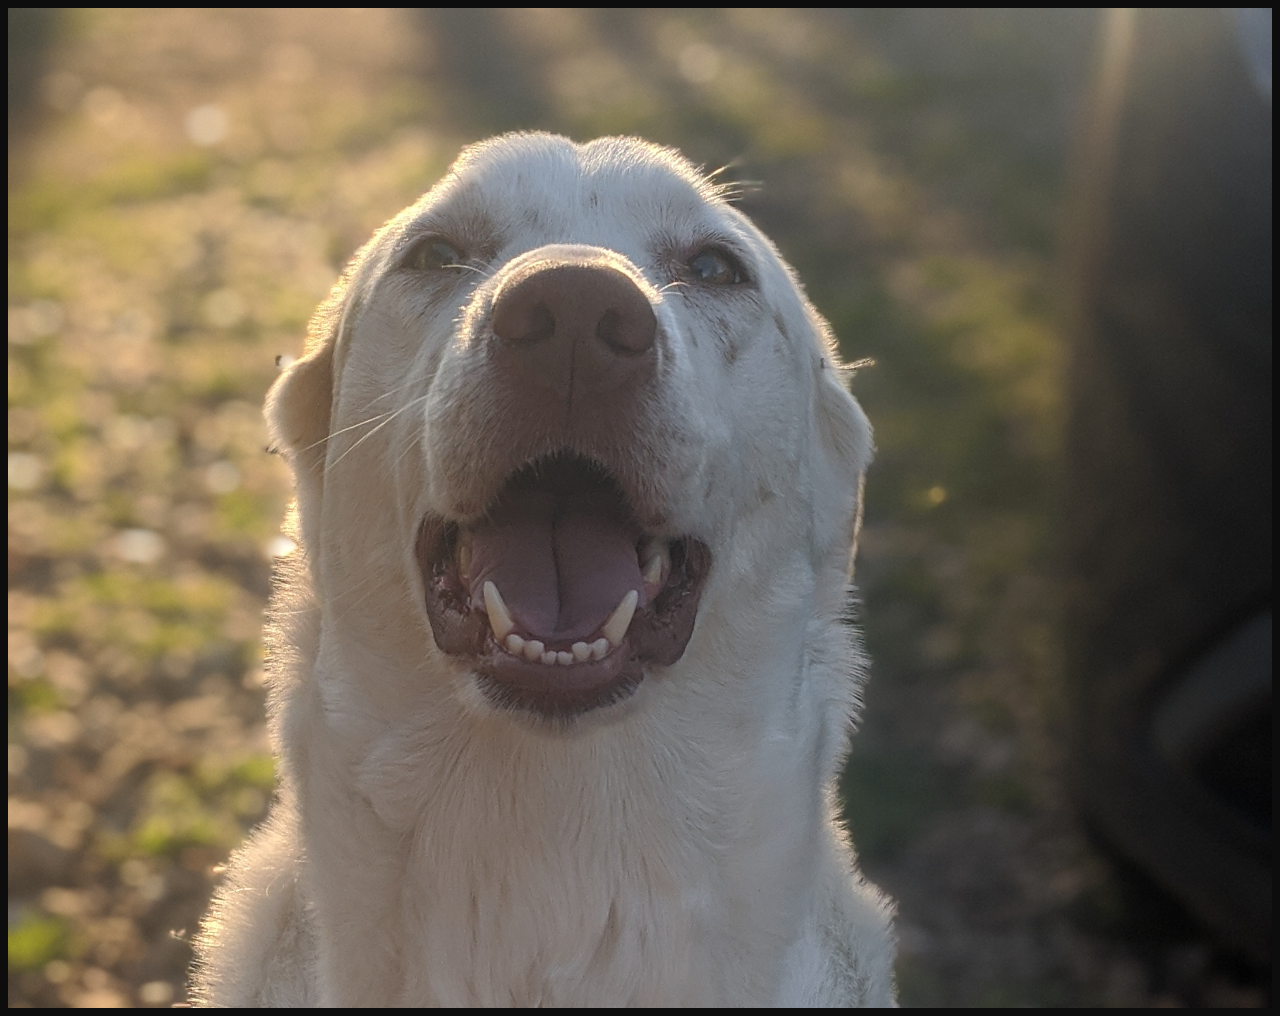
<file: hazel.html>
<!DOCTYPE html>
<html lang="en-US">
<head>
  <meta charset="UTF-8">
  <meta name="viewport" content="width=device-width, initial-scale=1.0">
  <link rel="stylesheet" type="text/css" href="./assets/css/style.css">
  <title> Hazel</title>
</head>

<body>
    <a href="hazel.html" target="blank">
    <img src="./assets/images/00100lrPORTRAIT_00100_BURST20200214172432914_COVER.jpg" alt="My dog Hazel"
    width="600x" height="1000px">
    </a>
</body>
</file>
<file: assets/css/style.css>
body {
	background-color: rgb(13, 13, 14);
}

p>a {
	text-decoration: none;
	color: grey;
}


/* make links on sidebar change on hover */
a:hover {
	color: white;
	background-color: black;
}

li>a:hover {
	opacity: 40%;
    transform: scale(1.5);
}

/* create container, sidebar container & content container for flexbox */

.container-1 {
    display: flex;
    flex-wrap: row;
}

.sidebar{
    flex-basis: 20%
    min-height: 100%;
    background-color: white;
}

.content-sidebar{
    font-family: 'Alegreya Sans';
	position: -webkit-sticky;
	/* Safari */
	position: sticky;
	padding: 10%;
	margin: auto;
    
}

  
/* create main content container */
.main-content{
    flex-basis: 80%;
}

@media screen and (max-width:700px) {
    .container-1 {
        flex-wrap: nowrap;
        flex-direction: column;
    }
    .content-sidebar {
        text-align: center;
        font-size: 120%;
    }
 }
 ul {
    display: flex;
    flex-wrap: wrap;
    &:after {
        content:'';
        display:block;
        flex-grow: 10;
    }
}
   
    li {
    height: 40vh;
    flex-grow: 1;
    list-style: none
    }
    .introImg {
        display: block;
        margin-left: auto;
        margin-right: auto;
      width:100%;
    }
    img{
        max-height: 100%;
        min-width: 100%;
        object-fit: cover;
        vertical-align: bottom;
    } 

    @media (max-aspect-ratio: 1/1) {
        li {
            height: 30vh;
        }
    }
   
    @media (max-height: 480px) {
        li {
            height: 80vh;
        }
    }
    @media (max-aspect-ratio: 1/1) and (max-width: 480px) {
        ul {
            flex-direction: row;
        }
        li {
            height: auto;
            width: 100%;
        }
        img {
            width: 100%;
            max-height: 75vh;
            min-width: 0;
      
    }
    }
</file>
